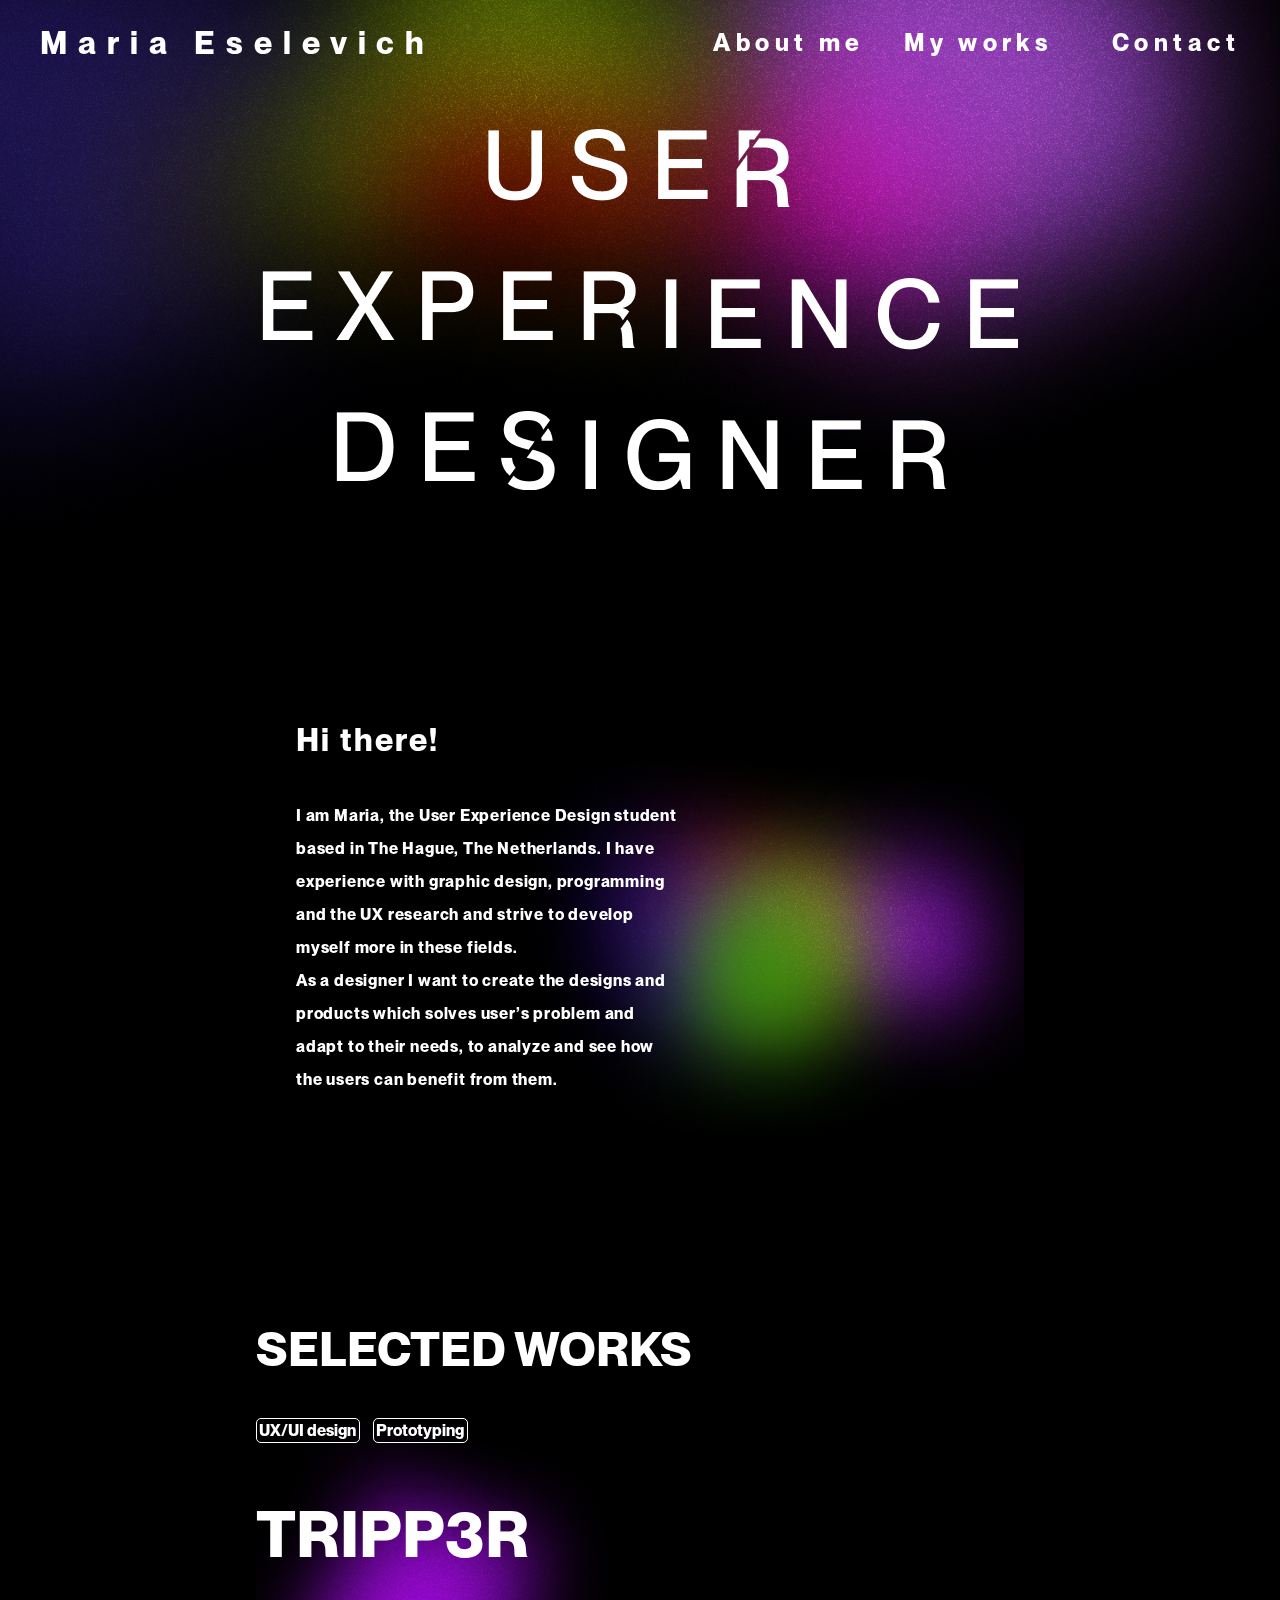
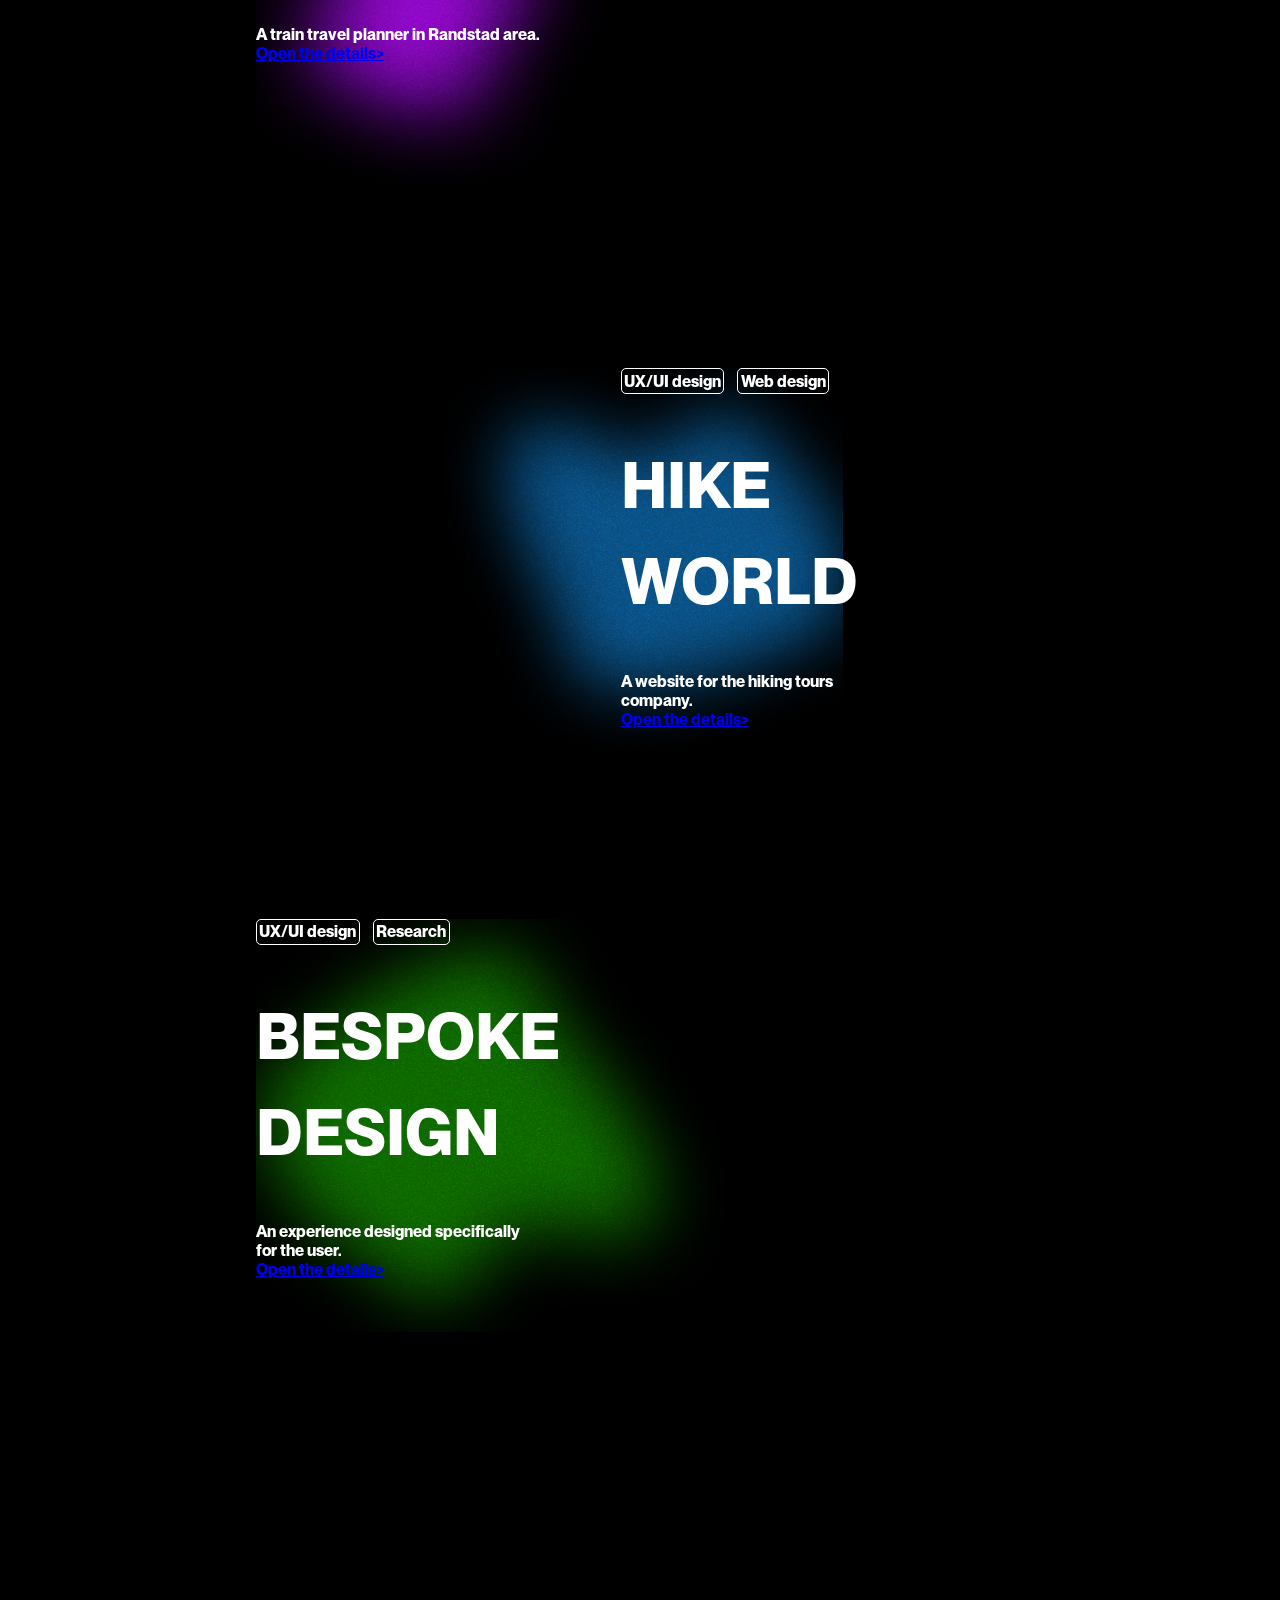
<file: index.html>
<!DOCTYPE html>
<html>

<head>
  <link rel="stylesheet" type="text/css" href="index.css">
  <meta name="viewport" content="width=device-width, initial-scale=1.0">
</head>

<body>
  <header>
    <div class="name">Maria Eselevich</div>
    <nav>
      <ul class="navigation">
        <li><a href="#">About me</a></li>
        <li><a href="#">My works</a></li>
        <li><a href="#">Contact</a></li>
      </ul>
    </nav>
  </header>

  <div class="wrapper">
    <div class="content">

      <div class="titlepic">
        <img class="title" src="title.png">
      </div>
      
      <!-- <div class="intro"> -->
      <div class="intro">
        <div class="hithere">Hi there!</div>
        <div class="aboutme">
          I am Maria, the User Experience Design student based in The Hague, The Netherlands. I have experience with graphic
          design, programming and the UX research and strive to develop myself more in these fields.
          <br>
          As a designer I want to create the designs and products which solves user’s problem and adapt to their needs, to
          analyze and see how the users can benefit from them.
        </div>
      </div>


      <div class="myworks">
        <h2 class="selected">Selected works</h2>
        <div class="work_1_wrap"></div>
        <div class="work_1">
          <div class="type"> UX/UI design </div>
          <div class="type">Prototyping</div>
          <div class="projectname">
            <h1>Tripp3r</h1>
          </div>
          <div class="description">A train travel planner in Randstad area.</div>
          <div class="link"><a href=#>Open the details></a></div>
        </div>
        <div class="work_2_wrap"></div>
        <div class="work_2">
          <div class="type"> UX/UI design </div>
          <div class="type">Web design</div>
          <div class="projectname">
            <h1>Hike world</h1>
          </div>
          <div class="description">A website for the hiking tours company.</div>
          <div class="link"><a href=#> Open the details></a></div>
        </div>
        <div class="work_3_wrap"></div>
        <div class="work_3">
          <div class="type"> UX/UI design </div>
          <div class="type">Research</div>
          <div class="projectname">
            <h1>Bespoke design</h1>
          </div>
          <div class="description">An experience designed specifically for the user.</div>
          <div class="link"><a href=#> Open the details></a></div>
        </div>
      </div>
    </div>
  </div>
</body>

</html>
</file>
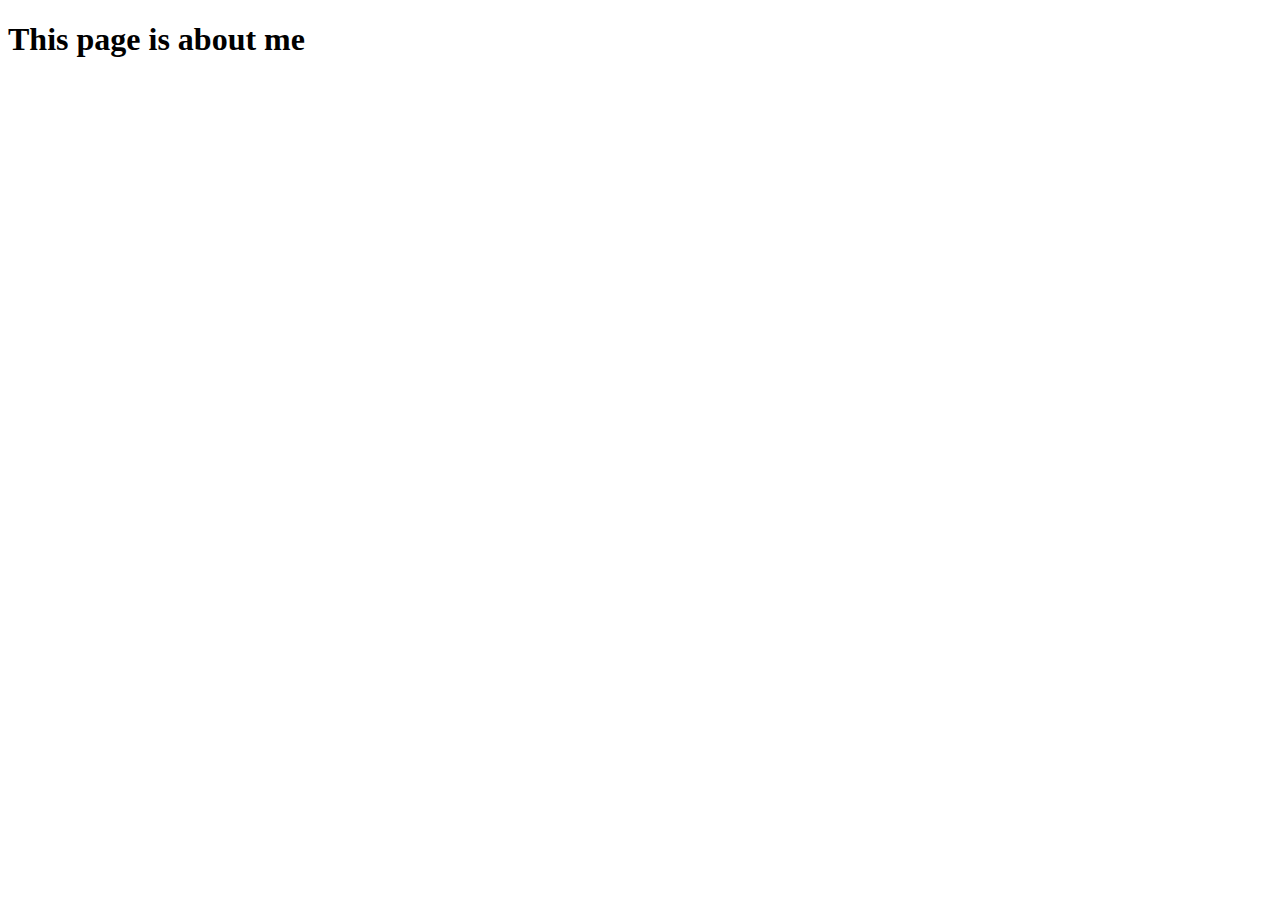
<file: aboutme.html>
<!DOCTYPE html>
<html lang="en">
<head>
    <meta charset="UTF-8">
    <meta http-equiv="X-UA-Compatible" content="IE=edge">
    <meta name="viewport" content="width=device-width, initial-scale=1.0">
    <title>Document</title>
</head>
<body>
    <h1>This page is about me</h1>
</body>
</html>
</file>
<file: index.css>
/*uploading fonts*/
@font-face {
    font-family: 'PP Neue Montreal';
    src: url("../PPNeueMontreal-Book.otf") format('opentype');
    src: url("../PPNeueMontreal-Italic.otf") format('opentype');
    src: url("../PPNeueMontreal-Medium.otf") format('opentype');
    src: url("../PPNeueMontreal-SemiBolditalic.otf") format('opentype');
    src: url("../PPNeueMontreal-Thin.otf") format('opentype');
    src: url("../PPNeueMontreal-Bold.otf") format('opentype');
}



html {
    background-color: black;
    font-size: 16px;
    height: 100%;

}

.wrapper {
    background-image: url("main screen.jpg");
    background-repeat: no-repeat;
    background-size: contain;
    width: 100%;
    display: flex;
    flex-direction: column;
    margin: auto;
    justify-content: center;
    align-items: center;
    z-index: -10;
}

.content {
    position: relative;
    height: 100%;
    min-height: 3585px;
    flex-grow: 1;
    margin: auto;
    width: 60%;
}

.intro {
    background-image: url("about me.jpg");
    background-repeat: no-repeat;
    background-size: contain;
    width: 100%;
    height: 500px;
    margin-top: 15rem;
    z-index: 50;
}

body {
    margin: 0;
    padding: 0;
    box-sizing: border-box;
}


header {
    position: fixed;
    top: 0;
    left: 0;
    right: 0;
    /* background: yellow;   */
    display: flex;
    padding: 0.75rem 2.5rem;
    justify-content: space-between;
    align-items: center;
    flex-wrap: wrap;
}


.name {
    width: 50%;
    /* background: green; */
    font-family: 'PP Neue Montreal';
    font-weight: 400;
    font-size: 2rem;
    padding: 0;
    letter-spacing: 0.34em;
    text-align: left;
    color: #FFFFFF;
}

nav {
    /* background: black; */
    width: 50%;
    display: flex;
    justify-content: space-between;
}

ul {
    list-style: none;
    /* background: blue; */
    width: 100%;
    display: flex;
    justify-content: space-between;

}

ul li {
    display: inline-block;
    /* background: brown; */
    width: 33%;

}

ul li a {
    text-decoration: none;
    color: white;
    font-weight: 200;
    font-family: 'PP Neue Montreal';
    /* background: red;  */
    font-size: 1.5rem;
    letter-spacing: 0.34rem;
    display: flex;
    justify-content: flex-end;
}

.titlepic {
    display: flex;
    justify-content: center;
    padding-top: 8rem;
    width: 100%;
    /* background: yellow; */
}

.title {
    max-width: 100%;
    height: auto;
}


/* Hi there! */
.hithere {
    position: absolute;
    z-index: 10;
    left: 2.5rem;
    top: 45rem;
    font-family: 'PP Neue Montreal';
    font-style: normal;
    font-weight: 500;
    font-size: 2rem;
    letter-spacing: 0.14rem;
    color: #FFFFFF;
    background-color: rgba(red, green, blue, 0.0);
}


.aboutme {
    font-family: 'PP Neue Montreal';
    font-weight: 400;
    font-size: 1.0rem;
    line-height: 206.4%;
    letter-spacing: 0.05em;
    color: #FFFFFF;
}

.aboutme {
    position: absolute;
    top: 50rem;
    left: 2.5rem;
    width: 50%;
    padding-bottom: 6rem;
}

.myworks {
    position: absolute;
    /* background: red; */
    top: 80rem;
    display: grid;
     grid-template-columns: repeat(13, 1fr);
    grid-template-rows: 1fr 3fr 1fr 3fr 1fr 3fr;
    column-gap: 1.25rem;
    /* border: 2px solid blue; */
    width: 100%;
    /* max-width: 1440px; */
    /* padding: 0 2.5rem; */
}

.selected {
    grid-area: 1 / 1 / span 1/ span 12;
    color:#FFFFFF;
    font-family: 'PP Neue Montreal';
    font-size: 3rem;
    font-weight:200;
    text-transform: uppercase;
  
}

.work_1_wrap {
    grid-area: 2/ 1 / span 2 / span 9;
    background-image: url("project1.jpg");
    background-repeat: no-repeat;
    background-size: contain;
    z-index: -100;
}

.work_1 {
    grid-area: 2/ 1 / span 1 / span 5;
    justify-items: space-around;
    width: max-content;
}

.work_2_wrap {
    grid-area: 4 / 2 / span 2 / span 9;
    background-image: url("project2.jpg");
    background-repeat: no-repeat;
    background-size: contain;
    z-index: -100;
}

.work_2 {
    grid-area: 4 / 7 / span 1 / span 5;
}

.work_3_wrap {
    grid-area: 6 / 1 / span 2 / span 10;
    background-image: url("project3.jpg");
    background-repeat: no-repeat;
    background-size: contain;
    z-index: -100;
}

.work_3 {
    grid-area: 6 / 1 / span 1 / span 5;
}

.work_1, .work_2, .work_3 {
    color: #FFFFFF;
    font-family: 'PP Neue Montreal';
}

.type {
    border: 1px solid #FFFFFF;
    width:max-content;
    padding: 0.15rem;
    border-radius: 0.3125rem;
    display: inline-block;
    font-size: 1rem;
    margin-right: 0.625rem;
    /* background: green; */
}

.projectname {
    font-size: 2rem;
    text-transform: uppercase;
    text-align:left;
     /* background: yellow;  */
    width:fit-content;
    line-height: 6rem;
    /* max-height:600px; */
}

.description {
    font-size: 1rem;
}

.link {
    font-size: 1rem;
}
</file>
